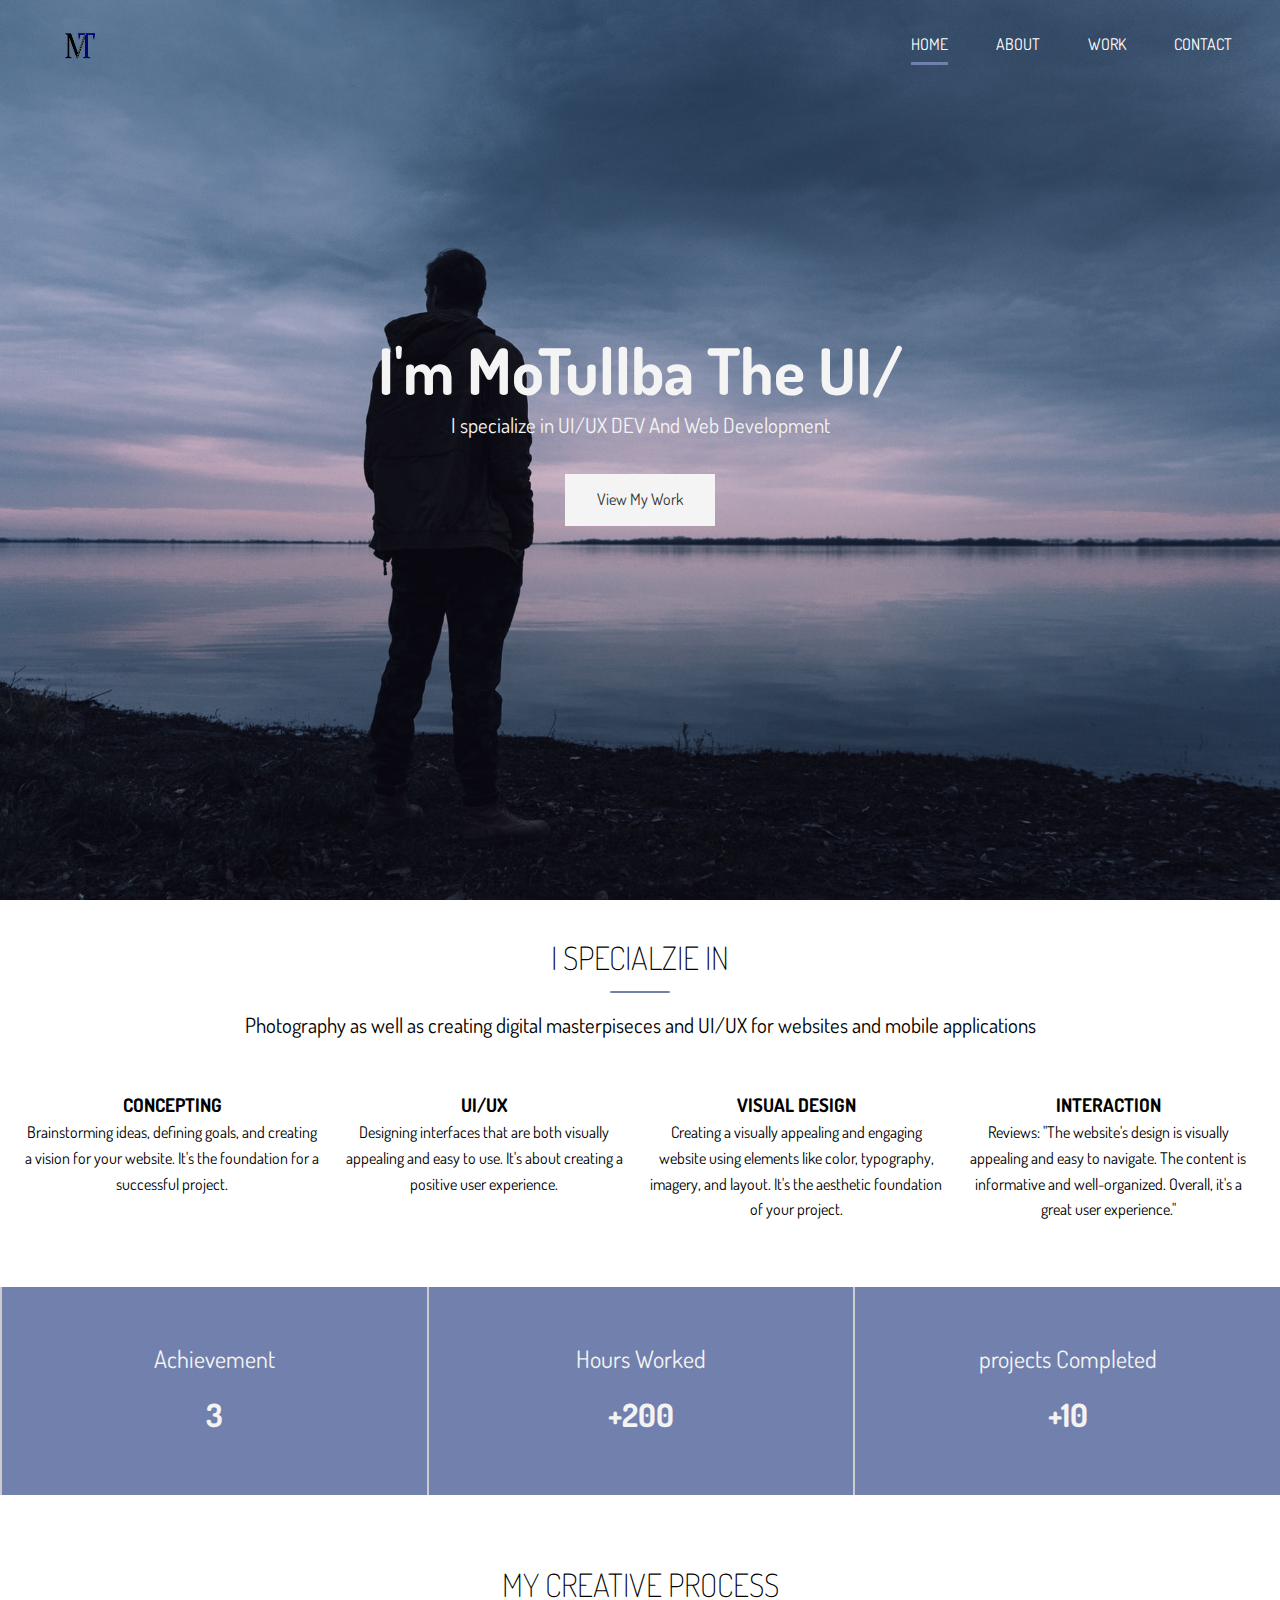
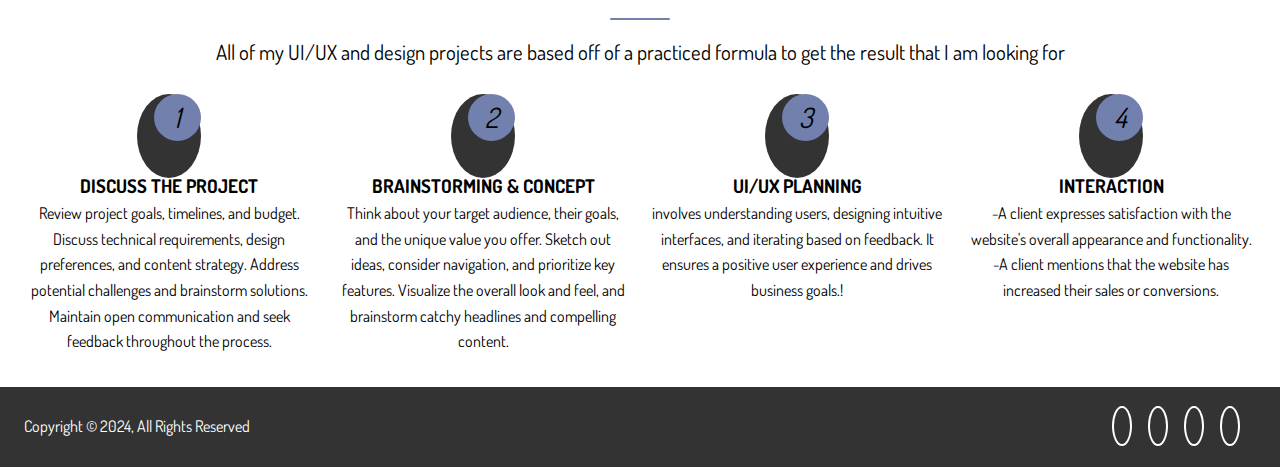
<file: index.html>
<!DOCTYPE html>
<html lang="en">
<head>
<meta charset="UTF-8">
<meta name="viewport" content="width=device-width, initial-scale=1.0">
<link rel="stylesheet" href="https://use.fontawesome.com/releases/v5.6.1/css/all.css" integrity="sha384-gfdkjb5BdAXd+lj+gudLWI+BXq4IuLW5IT+brZEZsLFm++aCMlF1V92rMkPaX4PP" crossorigin="anonymous">

<link rel="preconnect" href="https://fonts.googleapis.com">
<link rel="preconnect" href="https://fonts.gstatic.com" crossorigin>
<link href="https://fonts.googleapis.com/css2?family=Dosis:wght@200..800&display=swap" rel="stylesheet">

<link rel="stylesheet" href="/Scss/main.css">

  <title>MoTullba | UI/UX Designer</title>
</head>
<body>

<!-- Header -->

<header id="header-home">
  <div class="container">
    <nav id="main-nav">
      <img src="/img/logo.png" alt="My Portfolio" id="logo">
      <ul>
        <li><a href="index.html" class="current">Home</a></li>
        <li><a href="about.html">About</a></li>
        <li><a href="work.html">Work</a></li>
        <li><a href="contact.html">Contact</a></li>
      </ul>
    </nav>
  <div class="header-content">
    <h1>I'm MoTullba The <span 
      class="txt-type"
       data-wait="3000" 
       data-words='["UI/UX Designer","Web Dev"]'>
      </span>
    </h1>
    <p class="lead">I specialize in UI/UX DEV And Web Development</p>  
    <a href="work.html" class="btn-light">View My Work</a>

  </div>
</div>
</header>

<!-- Section A: Specialzie -->

<section id="home-a" class="text-center py-2">
  <div class="container">
    <h2 class="section-title">I Specialzie In</h2>
    <div class="bottom-line"></div>
    <p class="lead">Photography as well as creating digital masterpiseces and UI/UX for websites and mobile applications</p>
    <div class="specials">
      <div>
      <i class="fas fa-file-alt fa-2x"></i>
      <h3>Concepting</h3>
      <p> Brainstorming ideas, defining goals, and creating a vision for your website. It's the foundation for a successful project.</p>
      </div>
      <div>
      <i class="fas fa-desktop fa-2x"></i>
      <h3>UI/UX</h3>
      <p> Designing interfaces that are both visually appealing and easy to use. It's about creating a positive user experience.</p>
      </div>
      <div>
      <i class="fas fa-object-ungroup fa-2x"></i>
      <h3>Visual Design</h3>
      <p>Creating a visually appealing and engaging website using elements like color, typography, imagery, and layout. It's the aesthetic foundation of your project.</p>
      </div>
        <div>
        <i class="fas fa-thumbs-up fa-2x"></i>
        <h3>Interaction</h3>
        <p>Reviews: "The website's design is visually appealing and easy to navigate. The content is informative and well-organized. Overall, it's a great user experience."</p>
        </div>
    </div>
  </div>
</section>

<!-- Section B: Stats -->

<section id="home-b" class="text-center py-2">

<div class="stats">
  <div>
    <ul>
      <li><i class="fas fa-award fa-3x"></i></li>
      <li class="stats-title">Achievement</li>
      <li class="stats-number">3</li>
    </ul>
  </div>
  <div>
    <ul>
      <li><i class="fas fa-hourglass-start fa-3x"></i></li>
      <li class="stats-title">Hours Worked</li>
      <li class="stats-number">+200</li>
    </ul>
  </div>
  <div>
    <ul>
      <li><i class="fas fa-code-branch fa-3x"></i></li>
      <li class="stats-title">projects Completed</li>
      <li class="stats-number">+10</li>
    </ul>
  </div>
</div>

</section>

<!-- Section C: Process -->

<section id="home-c" class="text-center py-2">

<div class="container">
  <h2 class="section-title">My Creative Process</h2>
  <div class="bottom-line"></div>
  <p class="lead">All of my UI/UX and design projects are based off of a practiced formula to get the result that I am looking for</p>
  <div class="process">
    <div>
      <i class="fas fa-file-alt fa-4x process-icon my-2"><div class="process-step">1</div></i>
      <h3>Discuss The Project</h3>
      <p>Review project goals, timelines, and budget. Discuss technical requirements, design preferences, and content strategy. Address potential challenges and brainstorm solutions. Maintain open communication and seek feedback throughout the process.</p>
    </div>
    <div>
      <i class="fas fa-desktop fa-4x process-icon my-2"><div class="process-step">2</div></i>
      <h3>Brainstorming & Concept</h3>
      <p>Think about your target audience, their goals, and the unique value you offer. Sketch out ideas, consider navigation, and prioritize key features. Visualize the overall look and feel, and brainstorm catchy headlines and compelling content.</p>
    </div>
    <div>
      <i class="fas fa-object-ungroup fa-4x process-icon my-2">
        <div class="process-step">3</div></i>
      <h3>UI/UX Planning</h3>
      <p> involves understanding users, designing intuitive interfaces, and iterating based on feedback. It ensures a positive user experience and drives business goals.!</p>
    </div>
    <div>
      <i class="fas fa-thumbs-up fa-4x process-icon my-2"><div class="process-step">4</div></i>
      <h3>Interaction</h3>
      <ul>
      <li><p> -A client expresses satisfaction with the website's overall appearance and functionality.</p></li>
      <li><p>-A client mentions that the website has increased their sales or conversions.</p></li>
    </ul>
    </div>
  </div>
</div>

</section>

<!-- Footer -->

<footer id="main-footer">
  <div class="container footer-content">
    <p>Copyright &copy; 2024, All Rights Reserved</p>
    <div class="social">
      <a href="https://wa.me/message/OCJENWLRTJJQL1" target="_blank"><i class="fab fa-whatsapp"></i></a>
      <a href="https://www.facebook.com/mo.tullba/" target="_blank"><i class="fab fa-facebook"></i></a>
      <a href="https://www.instagram.com/motullba/" target="_blank"><i class="fab fa-instagram"></i></a>
      <a href=""><i class="fab fa-linkedin"></i></a>
    </div>
  </div>
</footer>

<script src="/js/typewriter.js"></script>

</body>
</html>
</file>
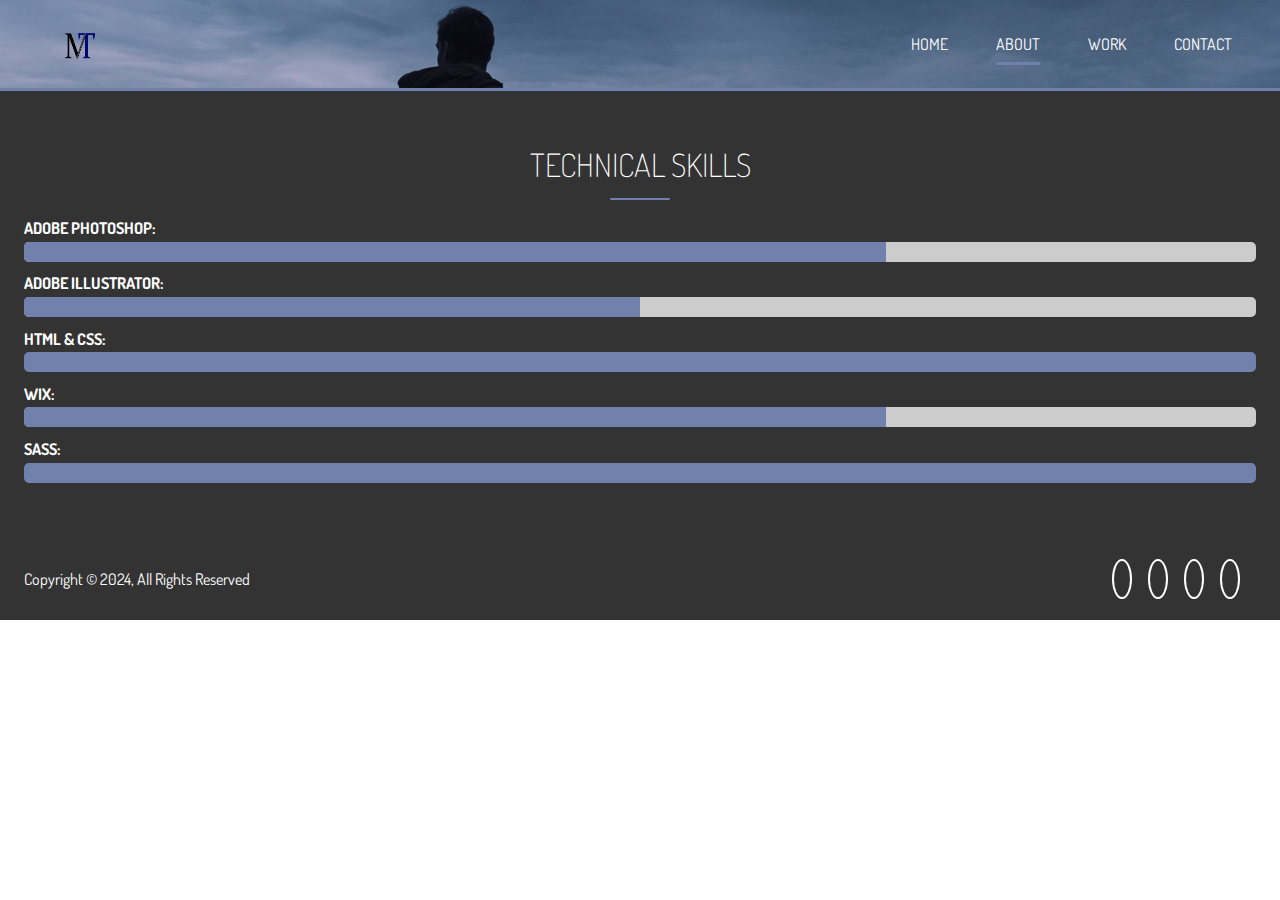
<file: about.html>
<!DOCTYPE html>
<html lang="en">
<head>
<meta charset="UTF-8">
<meta name="viewport" content="width=device-width, initial-scale=1.0">
<link rel="stylesheet" href="https://use.fontawesome.com/releases/v5.6.1/css/all.css" integrity="sha384-gfdkjb5BdAXd+lj+gudLWI+BXq4IuLW5IT+brZEZsLFm++aCMlF1V92rMkPaX4PP" crossorigin="anonymous">

<link rel="preconnect" href="https://fonts.googleapis.com">
<link rel="preconnect" href="https://fonts.gstatic.com" crossorigin>
<link href="https://fonts.googleapis.com/css2?family=Dosis:wght@200..800&display=swap" rel="stylesheet">

<link rel="stylesheet" href="/Scss/main.css">

  <title>About Me</title>
</head>
<body>

<!-- Header -->

<header id="header-inner">
  <div class="container">
    <nav id="main-nav">
      <img src="/img/logo.png" alt="My Portfoli" id="logo">
      <ul>
        <li><a href="index.html">Home</a></li>
        <li><a href="about.html" class="current">About</a></li>
        <li><a href="work.html">Work</a></li>
        <li><a href="contact.html">Contact</a></li>
      </ul>
    </nav>
</div>
</header>


<!-- Section B: Progress Bars -->

<section id="about-b" class="bg-dark py-3">
  <div class="container">
    <h2 class="section-title">Technical Skills</h2>
    <div class="bottom-line"></div>
    <h4>Adobe Photoshop: </h4>
    <div class="progress">
      <div style="width: 70%;"></div>
    </div>
    <h4>Adobe Illustrator: </h4>
    <div class="progress">
      <div style="width: 50%;"></div>
    </div>
    <h4>Html & CSS: </h4>
    <div class="progress">
      <div style="width: 100%;"></div>
    </div>
    <h4>WIX: </h4>
    <div class="progress">
      <div style="width: 70%;"></div>
    </div>
    <h4>SASS: </h4>
    <div class="progress">
      <div style="width: 100%;"></div>
    </div>
  </div>
</section>
 
<!-- Footer -->

<footer id="main-footer">
  <div class="container footer-content">
    <p>Copyright &copy; 2024, All Rights Reserved</p>
    <div class="social">
      <a href="https://wa.me/message/OCJENWLRTJJQL1" target="_blank"><i class="fab fa-whatsapp"></i></a>
      <a href="https://www.facebook.com/mo.tullba/" target="_blank"><i class="fab fa-facebook"></i></a>
      <a href="https://www.instagram.com/motullba/" target="_blank"><i class="fab fa-instagram"></i></a>
      <a href=""><i class="fab fa-linkedin"></i></a>
    </div>
  </div>
</footer>

</body>
</html>
</file>
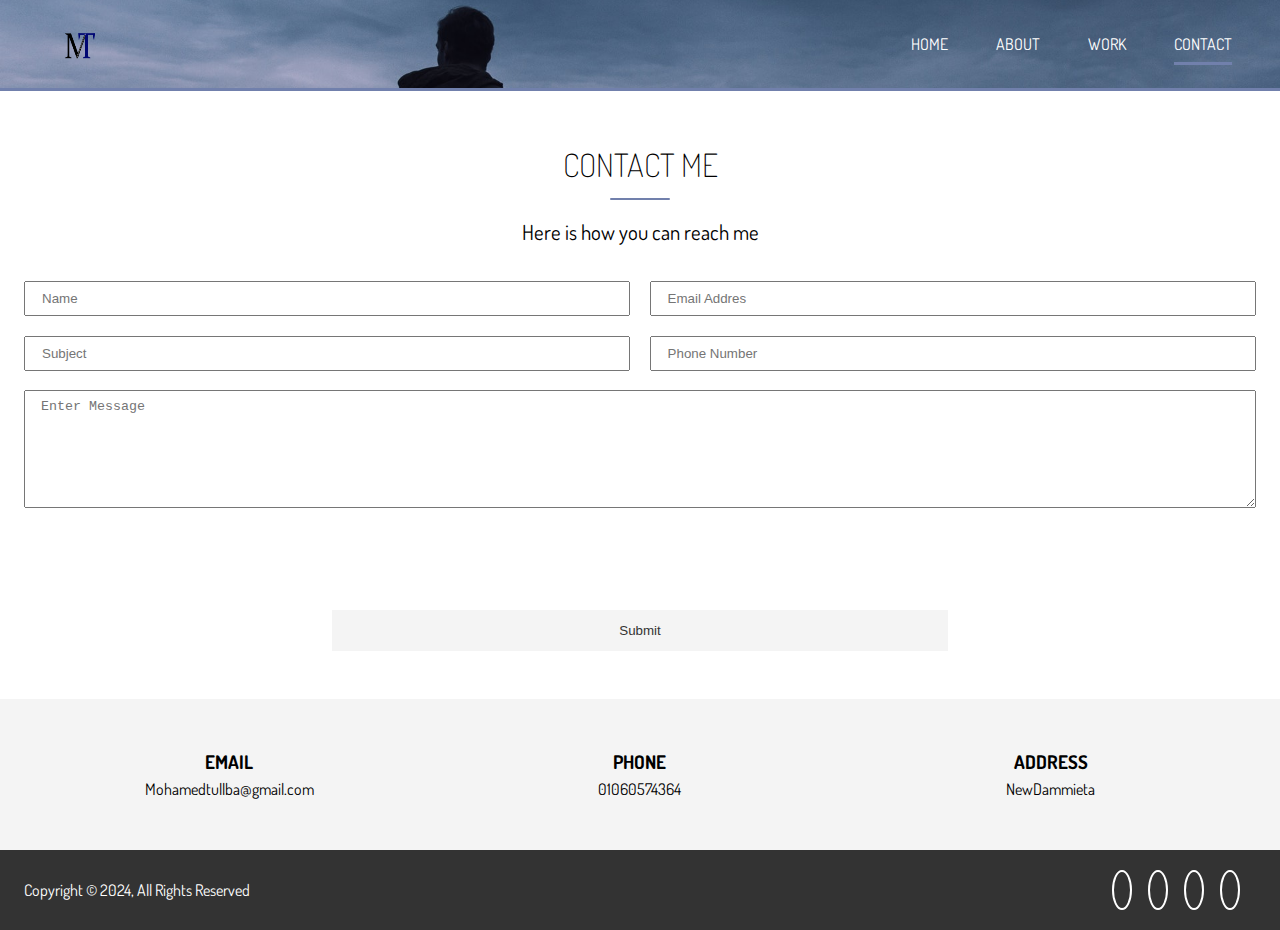
<file: contact.html>
<!DOCTYPE html>
<html lang="en">
<head>
<meta charset="UTF-8">
<meta name="viewport" content="width=device-width, initial-scale=1.0">
<link rel="stylesheet" href="https://use.fontawesome.com/releases/v5.6.1/css/all.css" integrity="sha384-gfdkjb5BdAXd+lj+gudLWI+BXq4IuLW5IT+brZEZsLFm++aCMlF1V92rMkPaX4PP" crossorigin="anonymous">

<link rel="preconnect" href="https://fonts.googleapis.com">
<link rel="preconnect" href="https://fonts.gstatic.com" crossorigin>
<link href="https://fonts.googleapis.com/css2?family=Dosis:wght@200..800&display=swap" rel="stylesheet">

<link rel="stylesheet" href="/Scss/main.css">

  <title>Contact Me</title>
</head>
<body>

<!-- Header -->

<header id="header-inner">
  <div class="container">
    <nav id="main-nav">
      <img src="/img/logo.png" alt="My Portfoli" id="logo">
      <ul>
        <li><a href="index.html">Home</a></li>
        <li><a href="about.html" >About</a></li>
        <li><a href="work.html">Work</a></li>
        <li><a href="contact.html" class="current">Contact</a></li>
      </ul>
    </nav>
</div>
</header>

<!-- Section A: Contact form -->

<section id="contact-a" class="text-center py-3">
  <div class="container">
    <h2 class="section-title">Contact Me</h2>
    <div class="bottom-line"></div>
    <p class="lead">Here is how you can reach me</p>
    <form method="POST" data-netlify="true" data-netlify-recaptcha="true" netlify>
      <div class="text-fields">
        <input type="text" class="text-input name-input" placeholder="Name" name="name">
        <input type="text" class="text-input subject-input" placeholder="Subject" name="subject">
        <input type="email" class="text-input email-input" placeholder="Email Addres" name="email">
        <input type="text" class="text-input phone-input" placeholder="Phone Number" name="phone">
        <textarea class="text-input message-input" placeholder="Enter Message" name="message"></textarea>
        <div class="my-2">
          <div data-netlify-recaptcha="true"></div>
        </div>
      </div>
      <button type="submit" class="btn-light">Submit</button>
    </form>
  </div>
</section>

<!-- Section B: Contact  Info -->

<section id="contact-b" class="py-3 bg-light">
  <div class="container">
    <div class="contact-info">
      <div>
        <i class="fas fa-envelope fa-2x"></i>
        <h3>Email</h3>
        <p>Mohamedtullba@gmail.com</p>
      </div>
      <div>
        <i class="fas fa-phone fa-2x"></i>
        <h3>Phone</h3>
        <p>01060574364</p>
      </div>
      <div>
        <i class="fas fa-address-card fa-2x"></i>
        <h3>Address</h3>
        <p>NewDammieta</p>
      </div>
    </div>
  </div>
</section>

<!-- Footer -->

<footer id="main-footer">
  <div class="container footer-content">
    <p>Copyright &copy; 2024, All Rights Reserved</p>
    <div class="social">
      <a href="https://wa.me/message/OCJENWLRTJJQL1" target="_blank"><i class="fab fa-whatsapp"></i></a>
      <a href="https://www.facebook.com/mo.tullba/" target="_blank"><i class="fab fa-facebook"></i></a>
      <a href="https://www.instagram.com/motullba/" target="_blank"><i class="fab fa-instagram"></i></a>
      <a href=""><i class="fab fa-linkedin"></i></a>
    </div>
  </div>
</footer>

</body>
</html>
</file>
<file: Scss/main.css>
.container {
  max-width: 1280px;
  padding: 0 1.5rem;
  margin: auto;
  overflow: hidden;
}

.btn-dark, .btn-light, .btn-main {
  display: inline-block;
  padding: 0.8rem 2rem;
  transition: all 0.5s;
  border: none;
  cursor: pointer;
}

.btn-main {
  color: #333;
  background-color: #7180ac;
}
.btn-light {
  color: #333;
  background-color: #f4f4f4;
}
.btn-dark {
  color: #f4f4f4;
  background-color: #333;
}

a[class^=btn-]:hover {
  color: #fff;
}

button[class^=btn-]:hover,
a[class^=btn-]:hover,
input[class^=btn-]:hover {
  background-color: #7180ac;
}

.bg-main {
  background: #7180ac;
  color: #000;
}
.bg-dark {
  background: #333;
  color: #fff;
}
.bg-light {
  background: #f4f4f4;
  color: #000;
}
.bg-medium {
  background: #ccc;
  color: #000;
}

.lead {
  font-size: 1.3rem;
  margin-bottom: 2rem;
}

.text-center {
  text-align: center;
}

.bottom-line {
  width: 60px;
  background: #7180ac;
  height: 2px;
  margin: 0 auto 1rem auto;
  border-radius: 10px;
}

.section-title {
  font-size: 2rem;
  display: block;
  padding-bottom: 0.5rem;
  text-align: center;
  font-weight: 100;
  text-transform: uppercase;
}

.py-1 {
  padding: 1rem 0;
}
.py-2 {
  padding: 2rem 0;
}
.py-3 {
  padding: 3rem 0;
}
.py-4 {
  padding: 4rem 0;
}

.my-1 {
  margin: 1rem 0;
}
.my-2 {
  margin: 2rem 0;
}
.my-3 {
  margin: 3rem 0;
}
.my-4 {
  margin: 4rem 0;
}

.items {
  display: grid;
  grid-template-columns: repeat(3, 1fr);
  gap: 0.5rem;
  box-shadow: 0 5px 10px 0 rgba(0, 0, 0, 0.3);
}

.item {
  position: relative;
  background: #7180ac;
  overflow: hidden;
}
.item:after {
  content: "";
  position: absolute;
  display: block;
  background: inherit;
  opacity: 0.9;
  top: 0;
  left: 0;
  width: 100%;
  height: 100%;
  transform: scale(2) translateX(-75%) translateY(-75%) rotate(-28deg);
  transition: transform 3s cubic-bezier(0.2, 1, 0.3, 1);
}
.item:hover::after {
  transform: scale(2) translateX(0) translateY(0) rotate(-28deg);
}
.item:hover .item-image {
  transform: scale(1.2);
}
.item:hover .item-text {
  opacity: 1;
  transform: translateY(0);
}
.item-image {
  height: auto;
  transform: translateZ(0);
  display: block;
  transition: transform 750ms cubic-bezier(0.2, 1, 0.3, 1);
}
.item-image::before {
  content: "";
  display: block;
  padding-top: 75%;
  overflow: hidden;
}
.item-image img {
  position: absolute;
  top: 0;
  left: 0;
  width: 100%;
  height: auto;
  line-height: 0;
}
.item-text {
  position: absolute;
  top: 0;
  left: 0;
  right: 0;
  bottom: 0;
  opacity: 0;
  text-align: center;
  z-index: 1;
  color: #fff;
  transform: translateY(-20%);
  transition: opacity, transform 500ms cubic-bezier(0.2, 1, 0.3, 1);
  transition-delay: 400ms;
}
.item-text-wrap {
  position: absolute;
  width: 100%;
  top: 50%;
  transform: translateY(-50%);
}
.item-text-title {
  font-size: 2rem;
  padding: 0 1rem;
  margin: 5px 0 0 0;
}
.item-text-category {
  text-transform: uppercase;
  font-size: 1.2rem;
  opacity: 0.7;
  margin: 0;
}

* {
  padding: 0;
  margin: 0;
}

body {
  font-family: "Dosis", sans-serif;
  line-height: 1.6;
  background: #fff;
}

a {
  text-decoration: none;
  color: #333;
}

ul {
  list-style: none;
}

h2, h3, h4 {
  text-transform: uppercase;
}

img {
  width: 100%;
}

#logo {
  width: 100px;
  height: 70px;
  color: #fff;
  text-transform: uppercase;
}

#main-nav {
  display: flex;
  justify-content: space-between;
  padding-top: 1rem;
}
#main-nav ul {
  display: flex;
}
#main-nav li {
  padding: 1rem 1.5rem;
}
#main-nav a {
  text-decoration: none;
  color: #fff;
  text-transform: uppercase;
  border-bottom: 3px transparent solid;
  padding-bottom: 0.5rem;
  transition: border-color 0.5s;
}
#main-nav a:hover {
  border-color: #ccc;
}
#main-nav a.current {
  border-color: #7180ac;
}

#header-home {
  background: url(/img/showcase.jpg) no-repeat center center/cover;
  height: 100vh;
}
#header-home .header-content {
  text-align: center;
  padding-top: 20%;
  color: #f4f4f4;
}
#header-home .header-content h1 {
  font-size: 4rem;
  line-height: 1.2;
}
#header-inner {
  background: url(/img/showcase.jpg) no-repeat 20% 30%/cover;
  height: 5.5rem;
  border-bottom: 3px solid #7180ac;
}

#home-a .specials {
  margin-top: 3rem;
  display: grid;
  gap: 1rem;
  grid-template-columns: repeat(4, 1fr);
}
#home-a .specials .fas {
  color: #7180ac;
  padding-bottom: 0.4rem;
}
#home-b .stats {
  display: grid;
  grid-template-columns: repeat(3, 1fr);
  color: #f3f3f3;
}
#home-b .stats li {
  line-height: 2;
}
#home-b .stats li.stats-title {
  font-size: 1.5rem;
}
#home-b .stats li.stats-number {
  font-size: 2rem;
  font-weight: bold;
}
#home-b .stats div {
  padding: 3rem 0;
  background: #7180ac;
  border-left: solid 2px #ccc;
}
#home-c .process {
  display: grid;
  grid-template-columns: repeat(4, 1fr);
  gap: 1.5rem;
  text-align: center;
}
#home-c .process-step {
  position: absolute;
  top: 0;
  right: 0;
  font-size: 28px;
  background: #7180ac;
  color: #000;
  border-radius: 50%;
  height: 15px;
  width: 15px;
  line-height: 15px;
  padding: 1rem;
  transition: all 1s;
}
#home-c .process-icon {
  border-radius: 50%;
  background: #333;
  color: #fff;
  padding: 2rem;
  width: 70px;
  height: 70px;
  line-height: 70px;
  text-align: center;
  position: relative;
  transition: all 1s;
}
#home-c .process-icon:hover {
  background: #7180ac;
  width: 90px;
  height: 90px;
  line-height: 90px;
}
#home-c .process-icon:hover .process-step {
  background: #333;
  color: #fff;
}

#about-b .progress {
  overflow: hidden;
  height: 20px;
  background: #ccc;
  border-radius: 5px;
  margin-bottom: 0.6rem;
}
#about-b .progress div {
  height: 100%;
  color: #fff;
  text-align: center;
  background: #7180ac;
}

#contact-a .text-fields {
  display: grid;
  grid-template-areas: "name email" "subject phone" "message message";
  gap: 1.2rem;
  margin-bottom: 1.2rem;
}
#contact-a .text-fields .name-input {
  grid-area: name;
}
#contact-a .text-fields .subject-input {
  grid-area: subject;
}
#contact-a .text-fields .email-input {
  grid-area: email;
}
#contact-a .text-fields .phone-input {
  grid-area: phone;
}
#contact-a .text-fields .message-input {
  grid-area: message;
  height: 100px;
}
#contact-a .text-fields .text-input {
  padding: 0.5rem 1rem;
}
#contact-a button[type=submit] {
  width: 50%;
}
#contact-a button[type=submit]:hover {
  color: #fff;
}
#contact-b .contact-info {
  display: grid;
  grid-template-columns: repeat(3, 1fr);
  text-align: center;
}

#main-footer {
  background: #333;
  color: #fff;
  height: 5rem;
}
#main-footer .footer-content {
  display: flex;
  justify-content: space-between;
  height: 5rem;
  align-items: center;
}
#main-footer .footer-content .social .fa-whatsapp:hover {
  background: #25D366;
}
#main-footer .footer-content .social .fa-facebook:hover {
  background: #4267B2;
}
#main-footer .footer-content .social .fa-linkedin:hover {
  background: #0077B5;
}
#main-footer .footer-content .social .fa-instagram:hover {
  background: #833AB4;
}
#main-footer .footer-content .social a {
  color: #fff;
}
#main-footer .footer-content .social a .fab {
  margin-right: 1rem;
  border: 2px #fff solid;
  border-radius: 50%;
  height: 20px;
  width: 20px;
  line-height: 20px;
  text-align: center;
  padding: 0.5rem;
}

@media (max-width: 800px) {
  #header-home {
    height: 30rem;
  }
  #header-home .header-content {
    padding-top: 5rem;
  }
}
@media (max-width: 500px) {
  #main-nav {
    flex-direction: column;
    align-items: center;
  }
  #main-nav li {
    padding: 1rem;
  }
  #header-home {
    height: 10rem;
    border-bottom: 3px solid #7180ac;
    background-position: 20% 30%;
  }
  #header-home .header-content {
    display: none;
  }
  #header-inner {
    height: 10rem;
  }
  #home-a .specials,
  #home-b .stats,
  #home-c .process,
  #about-d .testimonials,
  #contact-b .contact-info,
  .items {
    grid-template-columns: 1fr;
  }
  #home-a .specials div {
    border-bottom: 1px #f4f4f4 solid;
    padding-bottom: 1rem;
  }
  #home-a .specials div:last-child {
    border: none;
    padding-bottom: 0;
  }
  #home-b .stats div {
    padding: 2rem 0 1rem 0;
  }
  #about-a .about-info {
    grid-template-areas: "bioimage" "bio" "aw1" "aw2" "aw3";
  }
  #about-c {
    display: none;
  }
  #contact-a .text-fields {
    grid-template-areas: "name" "subject" "email" "phone" "message";
  }
  #contact-b div {
    margin-bottom: 1rem;
    padding-bottom: 1rem;
    border-bottom: 1px #555 solid;
  }
  #contact-b div:last-child {
    border: none;
    margin-bottom: 0;
    padding-bottom: 0;
  }
  #contact-c {
    display: none;
  }
  #main-footer {
    height: 7rem;
  }
  #main-footer .footer-content {
    flex-direction: column;
    padding: 1rem;
    height: 5rem;
  }
}
@media (max-heigh: 580px) {
  #header-home .header-content {
    padding-top: 3rem;
  }
}
@media (max-heigh: 330px) {
  #header-home .header-content h1 {
    font-size: 2rem;
  }
}/*# sourceMappingURL=main.css.map */
</file>
